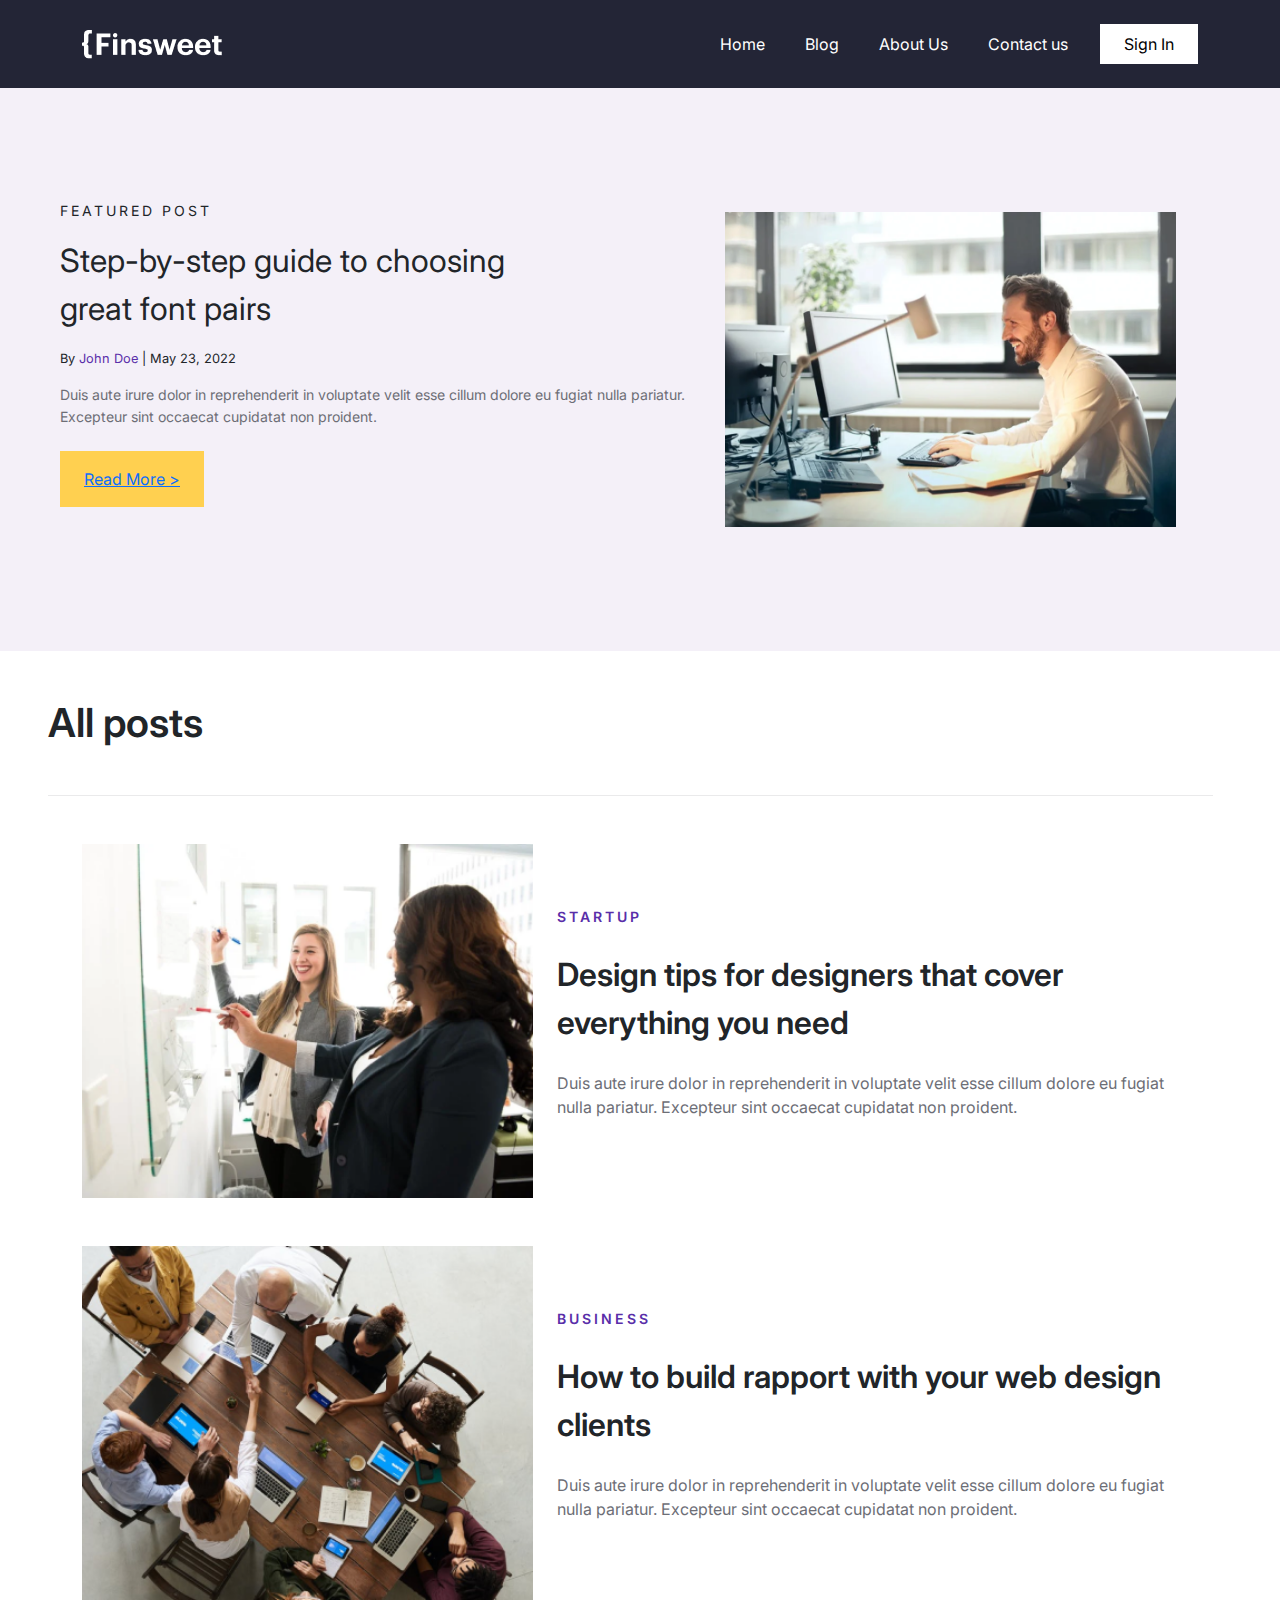
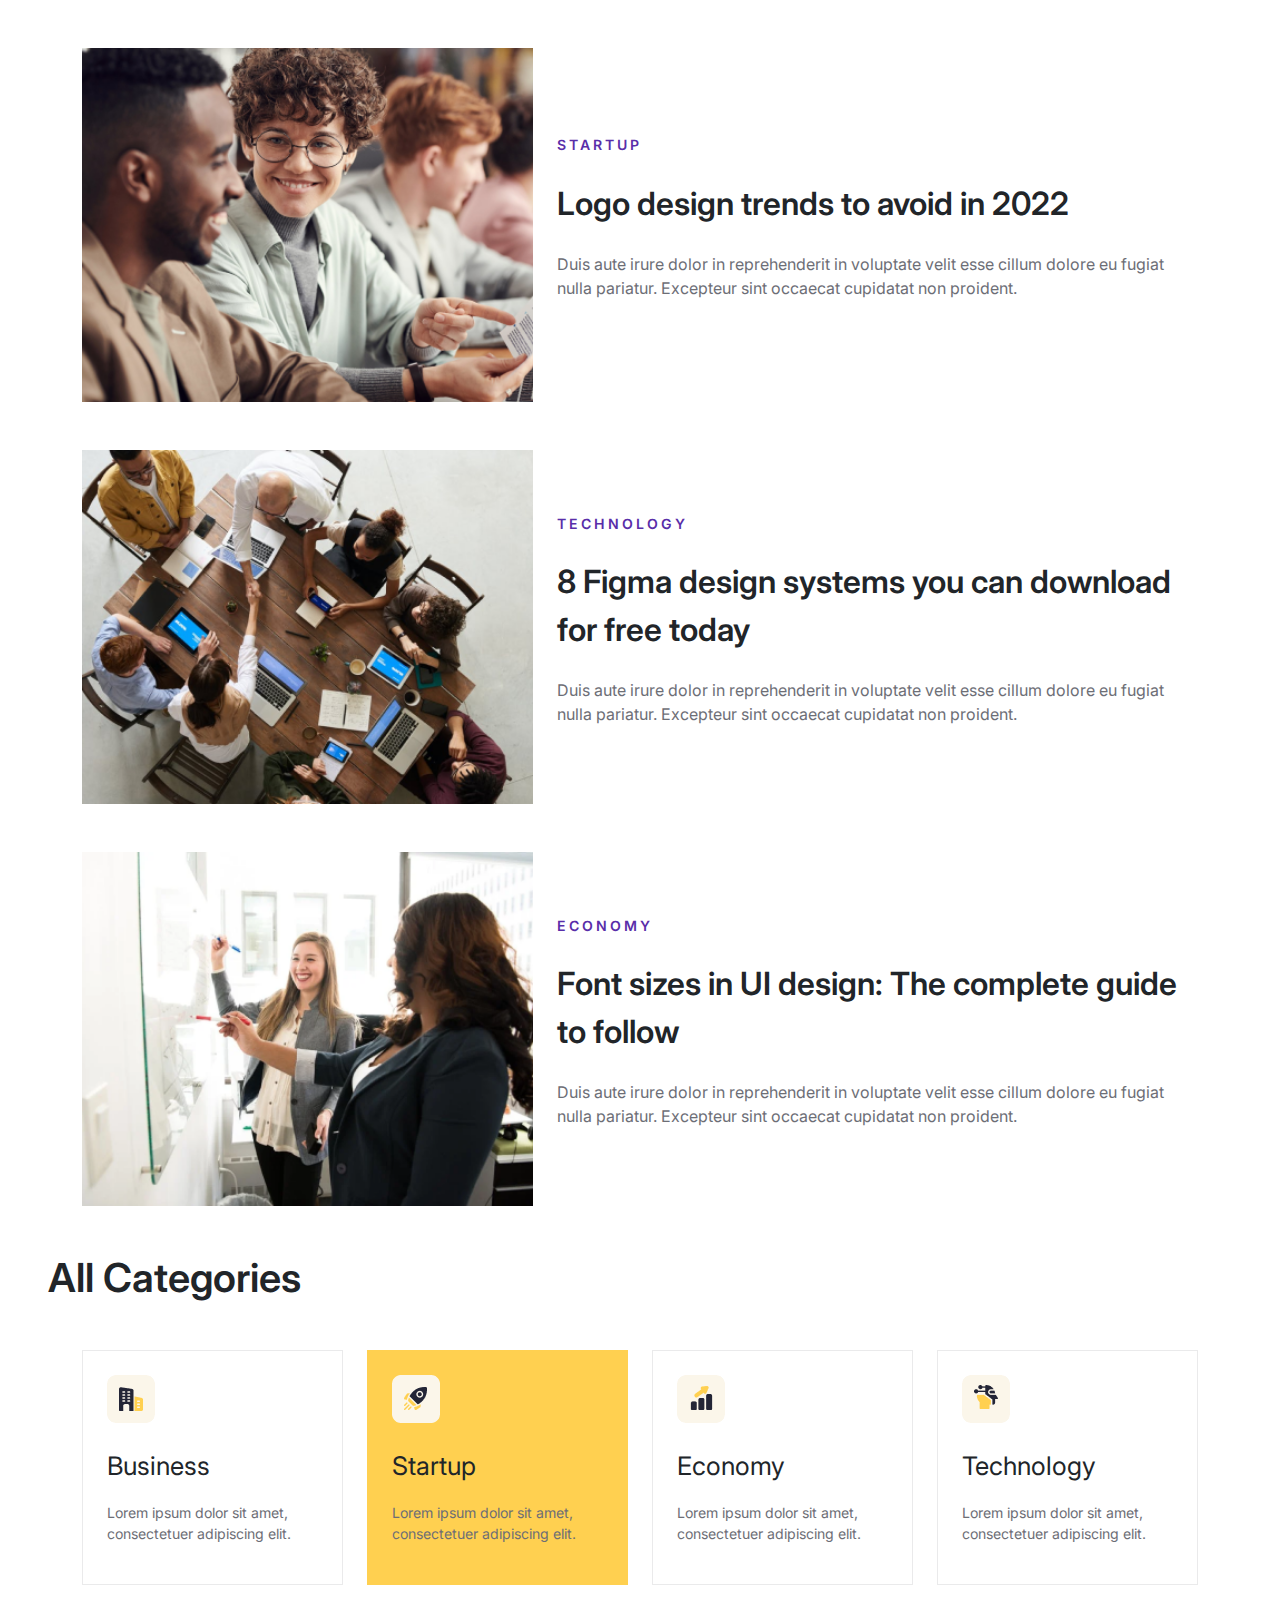
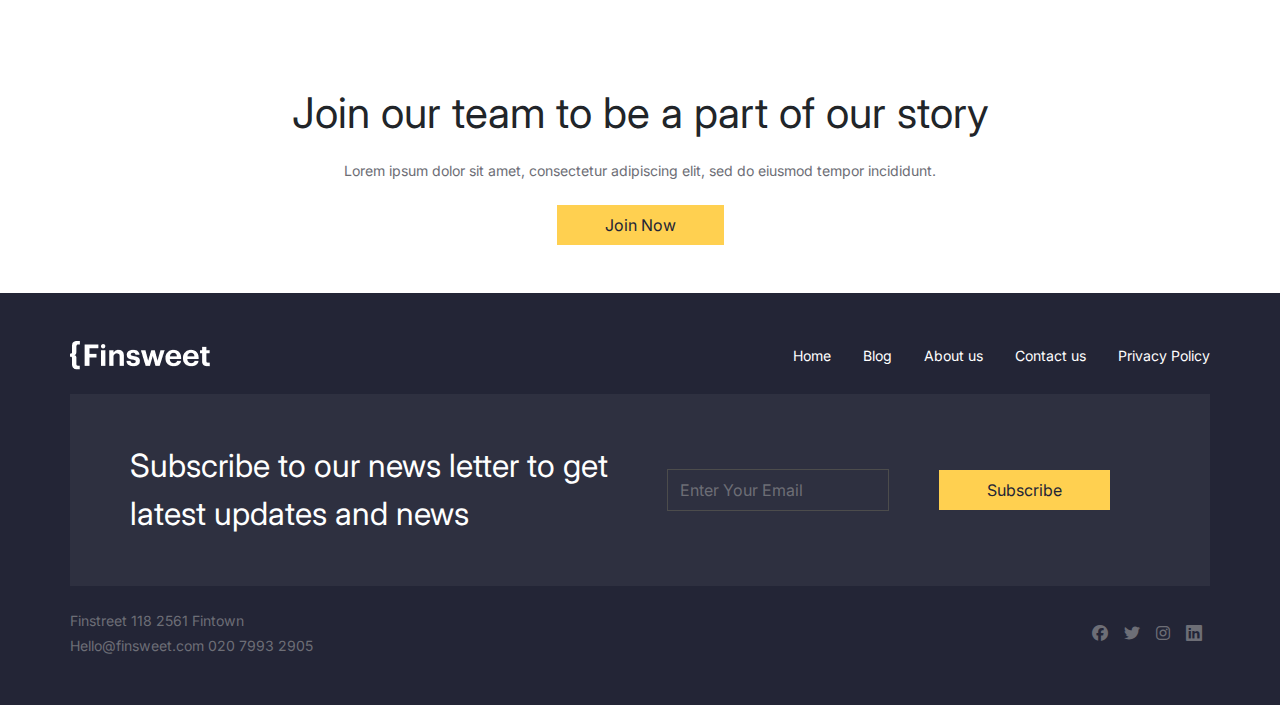
<file: z_blog.html>
<!DOCTYPE html>
<html lang="en">
<head>
    <meta charset="UTF-8">
    <meta name="viewport" content="width=device-width, initial-scale=1.0">
    <title>Blog</title>
    <link rel="stylesheet" href="https://cdn.jsdelivr.net/npm/bootstrap@5.3.3/dist/css/bootstrap.min.css">
    <link rel="stylesheet" href="css/blog.css">
    <link rel="stylesheet" href="css/main.css">
    <link rel="stylesheet" href="https://cdnjs.cloudflare.com/ajax/libs/font-awesome/6.5.1/css/all.min.css"/>
    <link href="https://fonts.googleapis.com/css2?family=Inter:wght@400;500;600;700&display=swap" rel="stylesheet">
    <link rel="stylesheet" href="https://cdn.jsdelivr.net/npm/bootstrap-icons@1.11.3/font/bootstrap-icons.min.css">
</head>
<body>

    
    <nav class="navbar navbar-fixed-top navbar-expand-lg py-2 py-md-4">
        <div class="container">
          <img src="img/Logo.png" alt="" class="logo align-self-center">
          <button class="navbar-toggler burger" type="button" data-bs-toggle="offcanvas" data-bs-target="#offcanvasNavbar" aria-controls="offcanvasNavbar" aria-label="Toggle navigation">
            <span class="navbar-toggler-icon"></span>
          </button>
          <div class="offcanvas offcanvas-end" tabindex="-1" id="offcanvasNavbar" aria-labelledby="offcanvasNavbarLabel">
            <div class="offcanvas-header">
              <button type="button" class="btn-close btn-close-white" data-bs-dismiss="offcanvas" aria-label="Close"></button>
            </div>
            <div class="offcanvas-body">
                <ul class="navbar-nav ms-auto mb-2 mb-lg-0">
                    <li class="nav-item align-self-center">
                      <a class="nav-link text-white ms-md-4" aria-current="page" href="index.html">Home</a>
                    </li>
                    <li class="nav-item align-self-center">
                      <a class="nav-link text-white ms-md-4" href="z_blog.html">Blog</a>
                    </li>
                    <li class="nav-item align-self-center">
                      <a class="nav-link text-white ms-md-4" href="z_about.html">About Us</a>
                    </li>
                    <li class="nav-item align-self-center">
                      <a class="nav-link text-white ms-md-4" href="#contact">Contact us</a>
                    </li>
                    <li class="nav-item align-self-center">
                      <a class="nav-link bg-white px-4 py-2 ms-md-4 text-black" href="z_sign_in.html">Sign In</a>
                    </li>
                </ul>
            </div>
          </div>
        </div>
      </nav>



      <div class="welcome_blog">
        <div class="container ms-5">
          <div class="row">
            <div class="col-12 col-md-7 align-self-center mt-5 mb-5">
              <p class="header_text_1 text-uppercase">Featured Post</p>
              <p class="header_text_2 m-0">Step-by-step guide to choosing</p>
              <p class="header_text_2">great font pairs</p>
              <p class="header_text_3">By <span class="header_span_1">John Doe</span>  |  May 23, 2022 </p>
              <p class="header_text_4 mb-4">Duis aute irure dolor in reprehenderit in voluptate velit esse cillum dolore eu fugiat nulla pariatur. Excepteur sint occaecat cupidatat non proident.</p>
              <button class="btn btn-primary header_btn px-4 py-3 text-nowrap"> <a href="z_blog_read_more.html">Read More ></a></button>
          </div>
          <div class="col-12 col-md-5 align-self-center">
            <img src="img/man-in-white-dress-shirt-sitting-on-black-rolling-chair-while-facing-black-computer-set-and-smiling-840996.png" alt="" class="header_img">
        </div>
          </div>
        </div>
      </div>



      <h1 class="big_text mt-5 ms-5">All posts</h1>
      <div class="line mt-5 ms-5"></div>



      <div>
        <div class="container">
          <div class="row">
            <div class="col-12 col-md-5 align-self-center">
              <img class="mt-5 foto_list" src="img/two-women-in-front-of-dry-erase-board-1181533.png" alt="">
            </div>
            <div class="col-12 col-md-7 mt-5 align-self-center">
              <p class="purple_tex">STARTUP</p>
              <p class="welcome_text_1 mt-4">Design tips for designers that cover everything you need</p>
              <p class="gray_text mt-4">Duis aute irure dolor in reprehenderit in voluptate velit esse cillum dolore eu fugiat nulla pariatur. Excepteur sint occaecat cupidatat non proident.</p>
            </div>
          </div>

          <div class="row">
            <div class="col-12 col-md-5 align-self-center">
              <img class="mt-5 foto_list" src="img/photo-of-people-doing-handshakes-3183197.png" alt="">
            </div>
            <div class="col-12 col-md-7 mt-5 align-self-center">
              <p class="purple_tex">BUSINESS</p>
              <p class="welcome_text_1 mt-4">How to build rapport with your web design clients</p>
              <p class="gray_text mt-4">Duis aute irure dolor in reprehenderit in voluptate velit esse cillum dolore eu fugiat nulla pariatur. Excepteur sint occaecat cupidatat non proident.</p>
            </div>
          </div>


          <div class="row">
            <div class="col-12 col-md-5 align-self-center">
              <img class="mt-5 foto_list" src="img/photo-of-woman-looking-at-man-3183173.png" alt="">
            </div>
            <div class="col-12 col-md-7 mt-5 align-self-center">
              <p class="purple_tex">STARTUP</p>
              <p class="welcome_text_1 mt-4">Logo design trends to avoid in 2022</p>
              <p class="gray_text mt-4">Duis aute irure dolor in reprehenderit in voluptate velit esse cillum dolore eu fugiat nulla pariatur. Excepteur sint occaecat cupidatat non proident.</p>
            </div>
          </div>


          <div class="row">
            <div class="col-12 col-md-5 align-self-center">
              <img class="mt-5 foto_list" src="img/photo-of-people-doing-handshakes-3183197.png" alt="">
            </div>
            <div class="col-12 col-md-7 mt-5 align-self-center">
              <p class="purple_tex">TECHNOLOGY</p>
              <p class="welcome_text_1 mt-4">8 Figma design systems you can download for free today</p>
              <p class="gray_text mt-4">Duis aute irure dolor in reprehenderit in voluptate velit esse cillum dolore eu fugiat nulla pariatur. Excepteur sint occaecat cupidatat non proident.</p>
            </div>
          </div>


          <div class="row">
            <div class="col-12 col-md-5 align-self-center">
              <img class="mt-5 foto_list" src="img/two-women-in-front-of-dry-erase-board-1181533.png" alt="">
            </div>
            <div class="col-12 col-md-7 mt-5 align-self-center">
              <p class="purple_tex">ECONOMY</p>
              <p class="welcome_text_1 mt-4">Font sizes in UI design: The complete guide to follow</p>
              <p class="gray_text mt-4">Duis aute irure dolor in reprehenderit in voluptate velit esse cillum dolore eu fugiat nulla pariatur. Excepteur sint occaecat cupidatat non proident.</p>
            </div>
          </div>
        </div>
      </div>


      <h1 class="big_text mt-5 ms-5">All Categories</h1>


      <div class="categori mt-5 mb-5">
        <div class="container">
          <div class="row">
            <div class="col-6 col-md-3 d-flex">
              <div class="categori_blog p-4 mb-4 mb-md-0">
                <img src="img/icon_1.png" alt="">
                <div>
                  <p class="categori_text_1 mt-4">Business</p>
                  <p class="categori_text_2">Lorem ipsum dolor sit amet, consectetuer adipiscing elit.</p>
                </div>
              </div>
            </div>
            <div class="col-6 col-md-3 d-flex">
              <div class="catagori_block_active p-4 mb-4 mb-md-0">
                <img src="img/icon_2.png" alt="" class="mb-4">
                <div>
                    <p class="categori_text_1">Startup</p>
                    <p class="categori_text_2">Lorem ipsum dolor sit amet, consectetuer adipiscing elit.</p>
                </div>
              </div>
            </div>
            <div class="col-6 col-md-3 d-flex">
              <div class="categori_blog p-4 ">
                <img src="img/icon_3.png" alt="">
                <div>
                  <p class="categori_text_1 mt-4">Economy</p>
                  <p class="categori_text_2">Lorem ipsum dolor sit amet, consectetuer adipiscing elit.</p>
              </div>
              </div>
            </div>
            <div class="col-6 col-md-3 d-flex">
              <div class="categori_blog p-4 ">
                <img src="img/icon_4.png" alt="">
                <div>
                  <p class="categori_text_1 mt-4">Technology</p>
                  <p class="categori_text_2">Lorem ipsum dolor sit amet, consectetuer adipiscing elit.</p>
              </div>
              </div>
            </div>
          </div>
        </div>
      </div>



      <div class=" block_above_basement_with_button mb-5">
        <div class="container">
          <div class="row">
            <p class="block_above_basement_with_button_text_1 text-center mt-4 mt-md-5">Join our team to be a part of our story</p>
            <p class="block_above_basement_with_button_text_2 text-center mb-4">Lorem ipsum dolor sit amet, consectetur adipiscing elit, sed do eiusmod tempor incididunt.</p>
            <div class="btn2">
              <button class="btn btn-primary block_above_basement_with_button px-4 px-md-5 py-2">Join Now</button>
            </div>
          </div>
        </div>
    </div>



    <div class="footer p-4 p-md-5" id="contact">
        <div class="container">
          <div class="row mb-4">
            <div class="d-flex flex-column flex-md-row p-0">
              <img src="img/Logo.png" alt="" class="logo align-self-center">
              <div class="d-flex flex-row ms-md-auto mt-3 mt-md-0 align-self-center">
                <a href="index.html" class="footer_text_link text-decoration-none text-white me-3">Home</a>
                <a href="" class="footer_text_link text-decoration-none text-white mx-3">Blog</a>
                <a href="z_about.html" class="footer_text_link text-decoration-none text-white mx-3">About us</a>
                <a href="#contact" class="footer_text_link text-decoration-none text-white mx-3">Contact us</a>
                <a href="" class="footer_text_link text-decoration-none text-white ms-3">Privacy Policy</a>
              </div>
            </div>
          </div>

          <div class="row footer_row_2 p-4 p-md-5">
            <div class="col-12 col-lg-6">
              <p class="footer_text_1 text-white text-center text-md-start m-0">Subscribe to our news letter to get latest updates and news</p>
            </div>
            <div class="col-12 col-lg-6 align-self-center d-flex justify-content-center mt-4 mt-lg-0">
              <form action="">
                <div class="row">
                  <div class="col-12 col-sm-6 align-self-center">
                    <input type="email" class="form-control py-2" placeholder="Enter Your Email" aria-label="Enter Your Email">
                  </div>
                  <div class="col-12 col-sm-6 mt-4 mt-sm-0 align-self-center d-flex justify-content-start justify-content-sm-end justify-content-lg-center">
                    <button class="btn btn-primary btn_form px-4 px-md-5 py-2">Subscribe</button>
                  </div>
                </div>
              </form>
            </div>
          </div>

          <div class="row mt-4">
            <div class="col-6 p-0 align-self-center">
              <p class="footer_text_2 m-0 mb-1">Finstreet 118 2561 Fintown</p>
              <p class="footer_text_2 m-0">Hello@finsweet.com  020 7993 2905</p>
            </div>
            <div class="col-6 p-0 footer_icon d-flex justify-content-end align-self-center">
              <i class='fab fa-facebook mx-2'></i>
              <i class='fab fa-twitter mx-2'></i>
              <i class='fab fa-instagram mx-2'></i>
              <i class="bi bi-linkedin d-flex justify-content-center mx-2"></i>
            </div>
          </div>
        </div>
      </div>

  <script src="https://cdn.jsdelivr.net/npm/bootstrap@5.3.3/dist/js/bootstrap.bundle.min.js"></script>

</body>
</html>
</file>
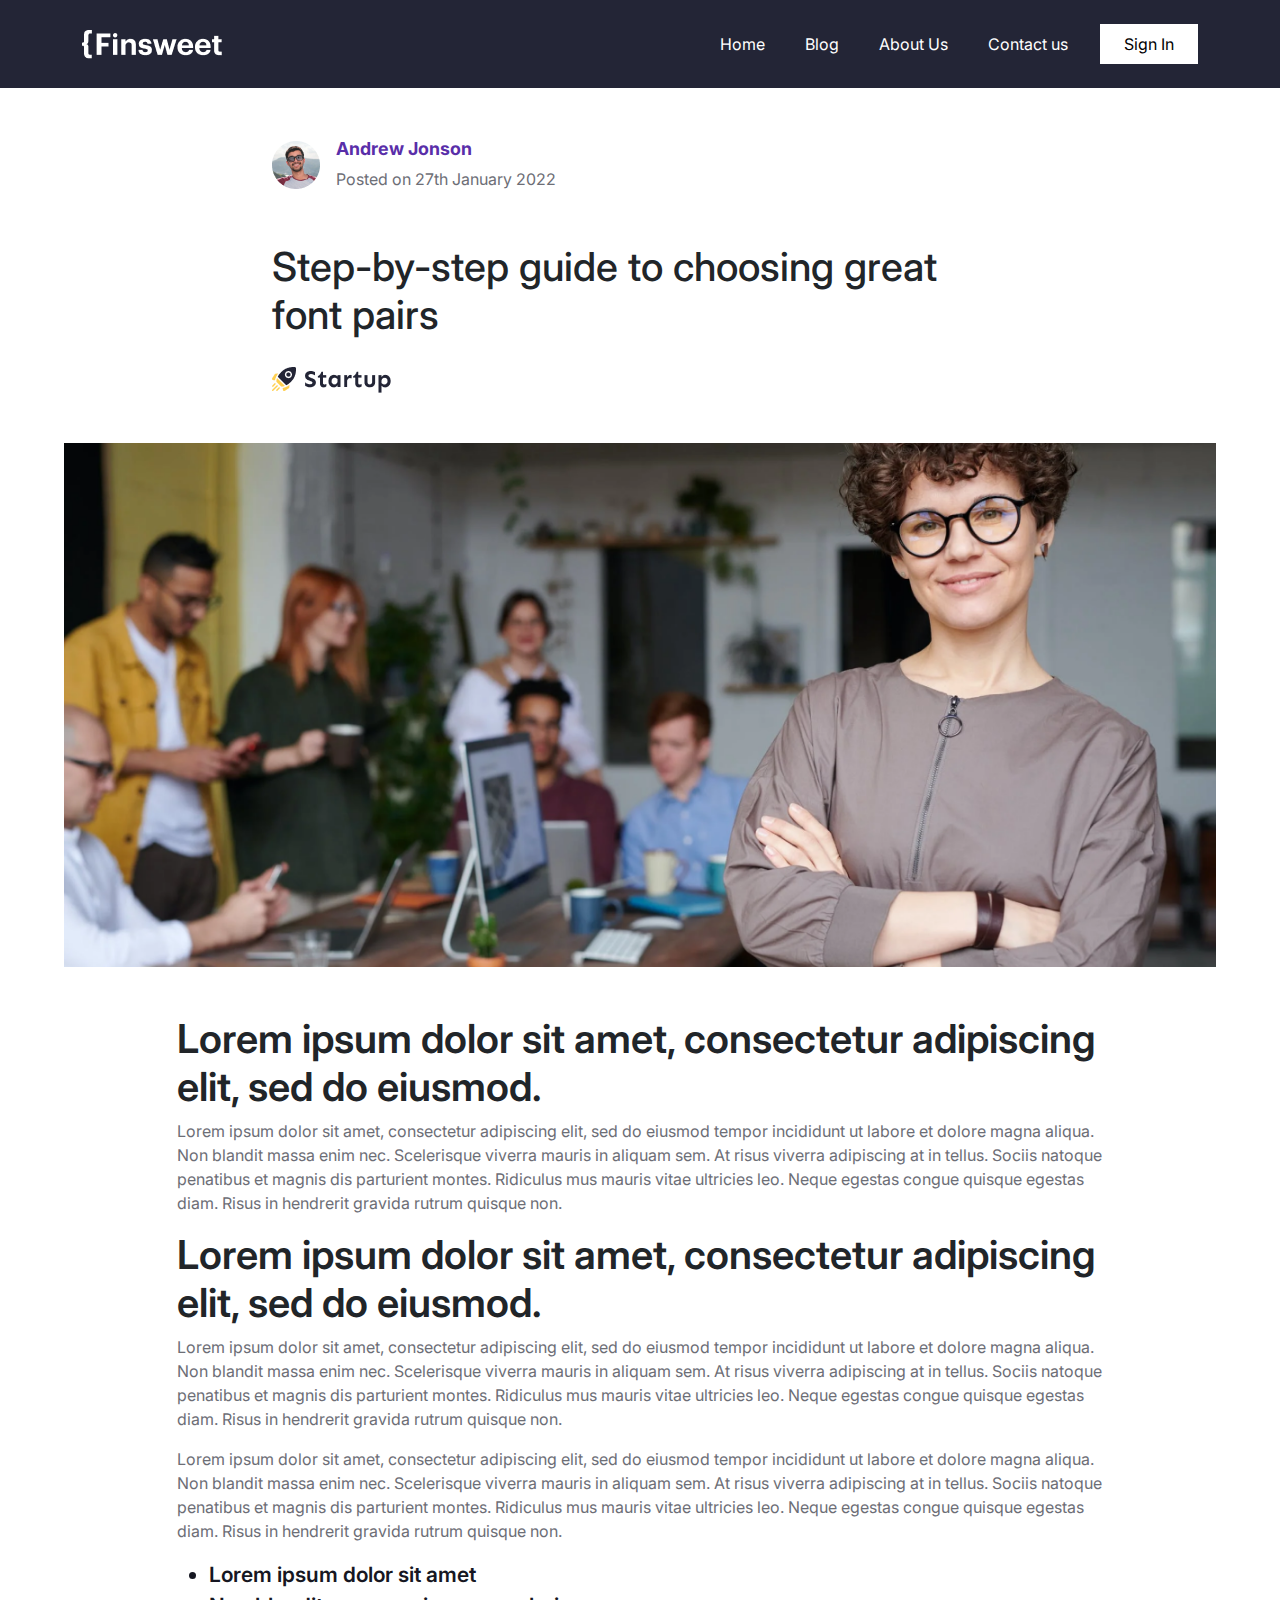
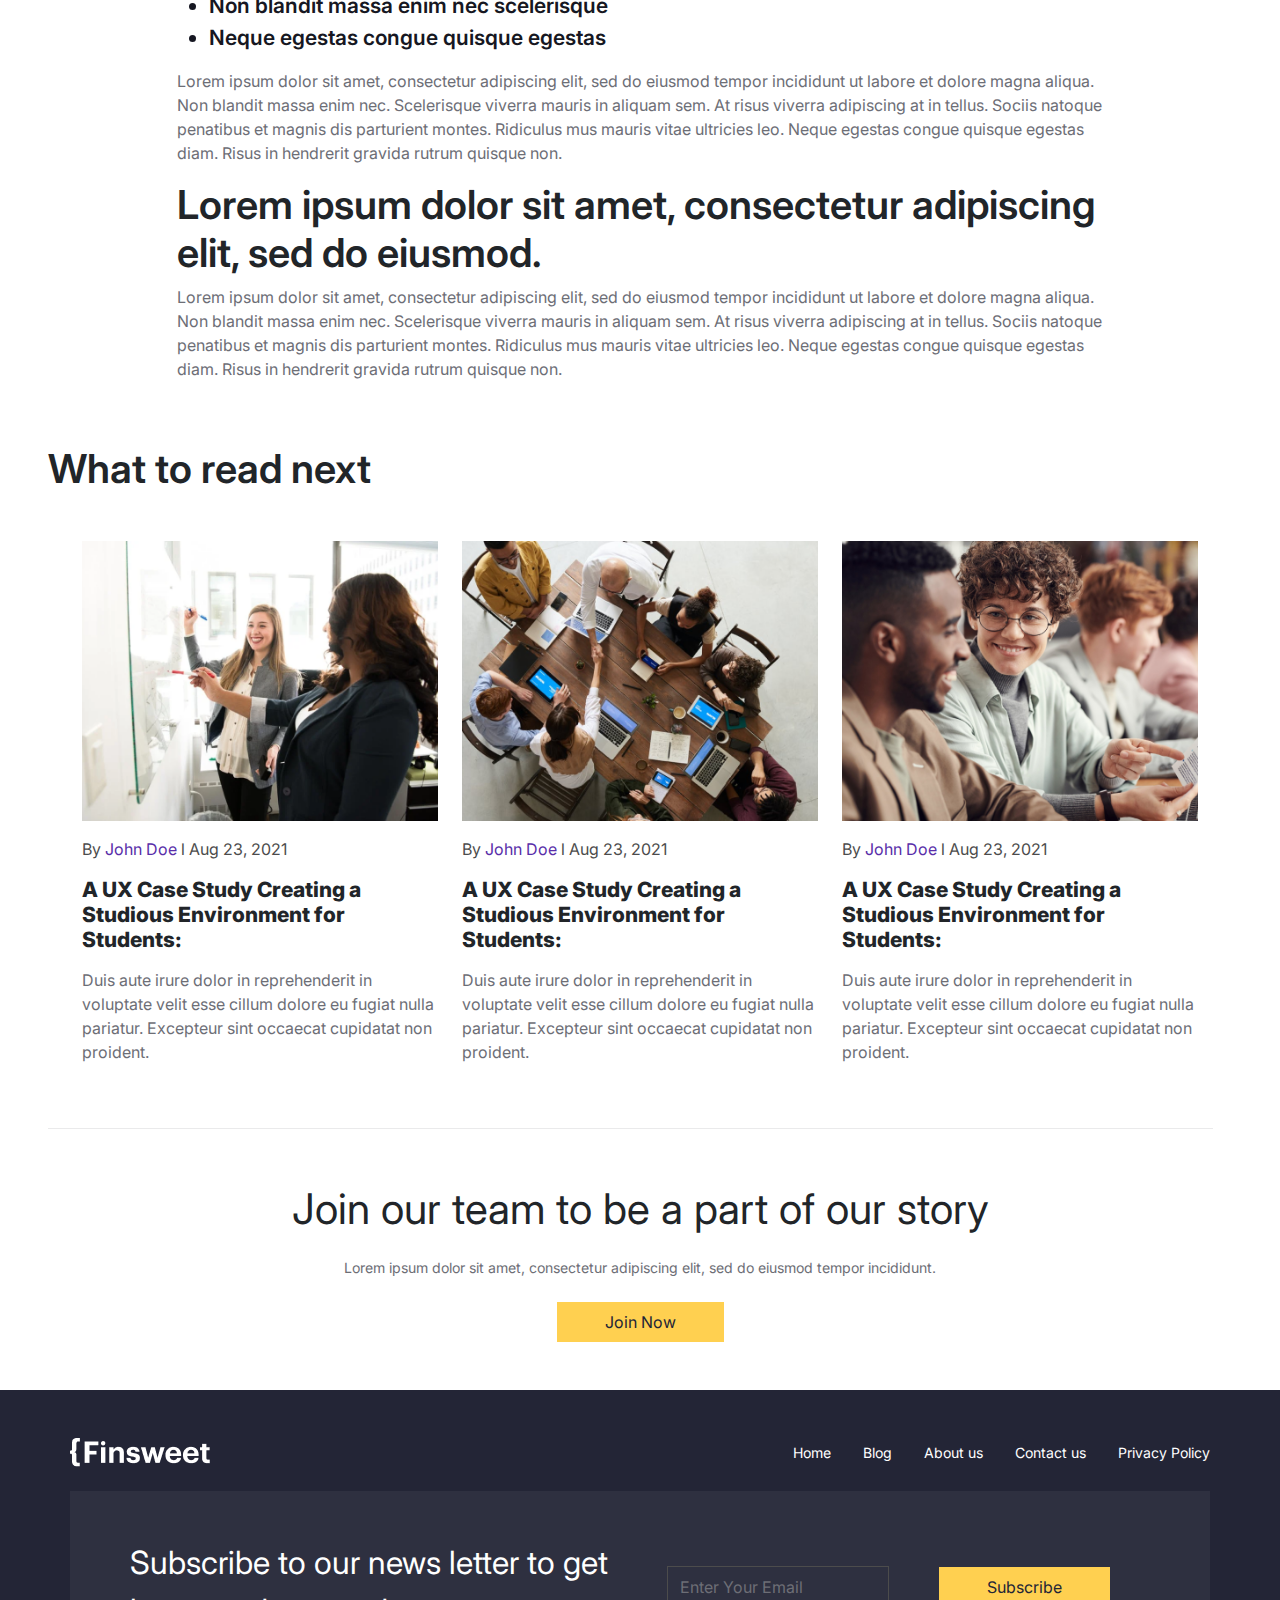
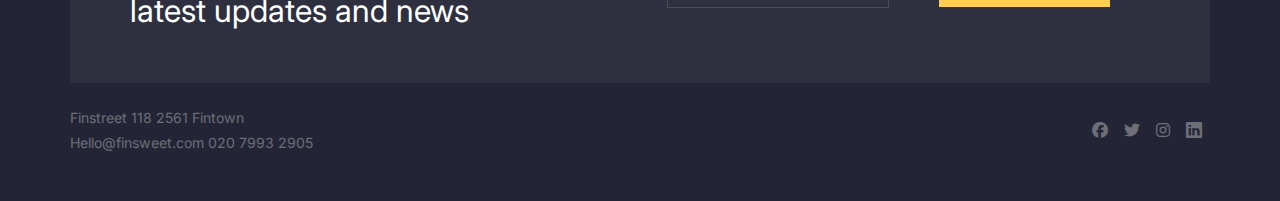
<file: z_blog_read_more.html>
<!DOCTYPE html>
<html lang="en">
<head>
    <meta charset="UTF-8">
    <meta name="viewport" content="width=device-width, initial-scale=1.0">
    <title>Blog read more</title>
    <link rel="stylesheet" href="https://cdn.jsdelivr.net/npm/bootstrap@5.3.3/dist/css/bootstrap.min.css">
    <link rel="stylesheet" href="css/blog_read_more.css">
    <link rel="stylesheet" href="css/main.css">
    <link rel="stylesheet" href="https://cdnjs.cloudflare.com/ajax/libs/font-awesome/6.5.1/css/all.min.css"/>
    <link href="https://fonts.googleapis.com/css2?family=Inter:wght@400;500;600;700&display=swap" rel="stylesheet">
    <link rel="stylesheet" href="https://cdn.jsdelivr.net/npm/bootstrap-icons@1.11.3/font/bootstrap-icons.min.css">
</head>
<body>

    
    <nav class="navbar navbar-fixed-top navbar-expand-lg py-2 py-md-4">
        <div class="container">
          <img src="img/Logo.png" alt="" class="logo align-self-center">
          <button class="navbar-toggler burger" type="button" data-bs-toggle="offcanvas" data-bs-target="#offcanvasNavbar" aria-controls="offcanvasNavbar" aria-label="Toggle navigation">
            <span class="navbar-toggler-icon"></span>
          </button>
          <div class="offcanvas offcanvas-end" tabindex="-1" id="offcanvasNavbar" aria-labelledby="offcanvasNavbarLabel">
            <div class="offcanvas-header">
              <button type="button" class="btn-close btn-close-white" data-bs-dismiss="offcanvas" aria-label="Close"></button>
            </div>
            <div class="offcanvas-body">
                <ul class="navbar-nav ms-auto mb-2 mb-lg-0">
                    <li class="nav-item align-self-center">
                      <a class="nav-link text-white ms-md-4" aria-current="page" href="index.html">Home</a>
                    </li>
                    <li class="nav-item align-self-center">
                      <a class="nav-link text-white ms-md-4" href="z_blog.html">Blog</a>
                    </li>
                    <li class="nav-item align-self-center">
                      <a class="nav-link text-white ms-md-4" href="z_about.html">About Us</a>
                    </li>
                    <li class="nav-item align-self-center">
                      <a class="nav-link text-white ms-md-4" href="#contact">Contact us</a>
                    </li>
                    <li class="nav-item align-self-center">
                      <a class="nav-link bg-white px-4 py-2 ms-md-4 text-black" href="z_sign_in.html">Sign In</a>
                    </li>
                </ul>
            </div>
          </div>
        </div>
      </nav>


      <div class="mt-5">
        <div class="container">
            <div class="row">
                <div class="col-lg-2"></div>
                <div class="col-lg-8">
                    <div class="d-flex align-items-center">
                        <img src="img/blog_iconcs.png" alt="" class="mr-3">
                        <div class="ms-3">
                            <p class="mb-1 purple_text">Andrew Jonson</p>
                            <p class="mb-1 gray_text">Posted on 27th January 2022</p>
                        </div>
                    </div>
                    <h1 class="mt-5">Step-by-step guide to choosing great font pairs</h1>
                    <img src="img/Category_label.png" alt="" class="mt-3">
                </div>
                <div class="col-lg-2"></div>
            </div>
        </div>
    </div>
    <img class="blog_welcome_foto mt-5" src="img/photo-of-woman-wearing-eyeglasses-3184405.png" alt="">

    <div class="mt-5">
        <div class="container">
            <div class="row justify-content-center">
                <div class="col-lg-10 text_with_list">
                    <h1 class="big_text">Lorem ipsum dolor sit amet, consectetur adipiscing elit, sed do eiusmod.</h1>
                    <p class="gray_text">Lorem ipsum dolor sit amet, consectetur adipiscing elit, sed do eiusmod tempor incididunt ut labore et dolore magna aliqua. Non blandit massa enim nec. Scelerisque viverra mauris in aliquam sem. At risus viverra adipiscing at in tellus. Sociis natoque penatibus et magnis dis parturient montes. Ridiculus mus mauris vitae ultricies leo. Neque egestas congue quisque egestas diam. Risus in hendrerit gravida rutrum quisque non.</p>
                    <h1 class="big_text">Lorem ipsum dolor sit amet, consectetur adipiscing elit, sed do eiusmod.</h1>
                    <p class="gray_text">Lorem ipsum dolor sit amet, consectetur adipiscing elit, sed do eiusmod tempor incididunt ut labore et dolore magna aliqua. Non blandit massa enim nec. Scelerisque viverra mauris in aliquam sem. At risus viverra adipiscing at in tellus. Sociis natoque penatibus et magnis dis parturient montes. Ridiculus mus mauris vitae ultricies leo. Neque egestas congue quisque egestas diam. Risus in hendrerit gravida rutrum quisque non.</p>
                    <p class="gray_text">Lorem ipsum dolor sit amet, consectetur adipiscing elit, sed do eiusmod tempor incididunt ut labore et dolore magna aliqua. Non blandit massa enim nec. Scelerisque viverra mauris in aliquam sem. At risus viverra adipiscing at in tellus. Sociis natoque penatibus et magnis dis parturient montes. Ridiculus mus mauris vitae ultricies leo. Neque egestas congue quisque egestas diam. Risus in hendrerit gravida rutrum quisque non.</p> 
                    <ul>
                        <li class="list">Lorem ipsum dolor sit amet</li>
                        <li class="list">Non blandit massa enim nec scelerisque</li>
                        <li class="list">Neque egestas congue quisque egestas</li>
                    </ul> 
                    <p class="gray_text">Lorem ipsum dolor sit amet, consectetur adipiscing elit, sed do eiusmod tempor incididunt ut labore et dolore magna aliqua. Non blandit massa enim nec. Scelerisque viverra mauris in aliquam sem. At risus viverra adipiscing at in tellus. Sociis natoque penatibus et magnis dis parturient montes. Ridiculus mus mauris vitae ultricies leo. Neque egestas congue quisque egestas diam. Risus in hendrerit gravida rutrum quisque non.</p> 
                    <h1 class="big_text">Lorem ipsum dolor sit amet, consectetur adipiscing elit, sed do eiusmod.</h1>
                    <p class="gray_text">Lorem ipsum dolor sit amet, consectetur adipiscing elit, sed do eiusmod tempor incididunt ut labore et dolore magna aliqua. Non blandit massa enim nec. Scelerisque viverra mauris in aliquam sem. At risus viverra adipiscing at in tellus. Sociis natoque penatibus et magnis dis parturient montes. Ridiculus mus mauris vitae ultricies leo. Neque egestas congue quisque egestas diam. Risus in hendrerit gravida rutrum quisque non.</p>
                </div>
            </div>
        </div>
    </div>

    <h1 class="mt-5 ms-5 big_text">What to read next</h1>




    <div>
        <div class="container mt-5">
            <div class="row">
                <div class="col-lg-4">
                    <img class="foto_list" src="img/two-women-in-front-of-dry-erase-board-1181533.png" alt="">
                    <div class="mt-3">
                        <p class="under_foto_1">By <span style="color: #592EA9;">John Doe</span> l Aug 23, 2021</p>
                        <h1 class="under_foto_2">A UX Case Study Creating a Studious Environment for Students:</h1>
                        <p class="gray_text mt-3">Duis aute irure dolor in reprehenderit in voluptate velit esse cillum dolore eu fugiat nulla pariatur. Excepteur sint occaecat cupidatat non proident.</p>    
                    </div>
                </div>
                <div class="col-lg-4 ">
                    <img class="foto_list" src="img/photo-of-people-doing-handshakes-3183197.png" alt="">
                    <div class="mt-3">
                        <p class="under_foto_1">By <span style="color: #592EA9;">John Doe</span> l Aug 23, 2021</p>
                        <h1 class="under_foto_2">A UX Case Study Creating a Studious Environment for Students:</h1>
                        <p class="gray_text mt-3">Duis aute irure dolor in reprehenderit in voluptate velit esse cillum dolore eu fugiat nulla pariatur. Excepteur sint occaecat cupidatat non proident.</p>    
                    </div>
                </div>
                <div class="col-lg-4 ">
                    <img class="foto_list" src="img/photo-of-woman-looking-at-man-3183173.png" alt="">
                    <div class="mt-3">
                        <p class="under_foto_1">By <span style="color: #592EA9;">John Doe</span> l Aug 23, 2021</p>
                        <h1 class="under_foto_2">A UX Case Study Creating a Studious Environment for Students:</h1>
                        <p class="gray_text mt-3">Duis aute irure dolor in reprehenderit in voluptate velit esse cillum dolore eu fugiat nulla pariatur. Excepteur sint occaecat cupidatat non proident.</p>    
                    </div>
                </div>
            </div>
        </div>
    </div>

    <div class="line mt-5 ms-5"></div>

    <div class=" block_above_basement_with_button mb-5">
        <div class="container">
          <div class="row">
            <p class="block_above_basement_with_button_text_1 text-center mt-4 mt-md-5">Join our team to be a part of our story</p>
            <p class="block_above_basement_with_button_text_2 text-center mb-4">Lorem ipsum dolor sit amet, consectetur adipiscing elit, sed do eiusmod tempor incididunt.</p>
            <div class="btn2">
              <button class="btn btn-primary block_above_basement_with_button px-4 px-md-5 py-2">Join Now</button>
            </div>
          </div>
        </div>
    </div>



    <div class="footer p-4 p-md-5" id="contact">
        <div class="container">
          <div class="row mb-4">
            <div class="d-flex flex-column flex-md-row p-0">
              <img src="img/Logo.png" alt="" class="logo align-self-center">
              <div class="d-flex flex-row ms-md-auto mt-3 mt-md-0 align-self-center">
                <a href="index.html" class="footer_text_link text-decoration-none text-white me-3">Home</a>
                <a href="" class="footer_text_link text-decoration-none text-white mx-3">Blog</a>
                <a href="z_about.html" class="footer_text_link text-decoration-none text-white mx-3">About us</a>
                <a href="#contact" class="footer_text_link text-decoration-none text-white mx-3">Contact us</a>
                <a href="" class="footer_text_link text-decoration-none text-white ms-3">Privacy Policy</a>
              </div>
            </div>
          </div>

          <div class="row footer_row_2 p-4 p-md-5">
            <div class="col-12 col-lg-6">
              <p class="footer_text_1 text-white text-center text-md-start m-0">Subscribe to our news letter to get latest updates and news</p>
            </div>
            <div class="col-12 col-lg-6 align-self-center d-flex justify-content-center mt-4 mt-lg-0">
              <form action="">
                <div class="row">
                  <div class="col-12 col-sm-6 align-self-center">
                    <input type="email" class="form-control py-2" placeholder="Enter Your Email" aria-label="Enter Your Email">
                  </div>
                  <div class="col-12 col-sm-6 mt-4 mt-sm-0 align-self-center d-flex justify-content-start justify-content-sm-end justify-content-lg-center">
                    <button class="btn btn-primary btn_form px-4 px-md-5 py-2">Subscribe</button>
                  </div>
                </div>
              </form>
            </div>
          </div>

          <div class="row mt-4">
            <div class="col-6 p-0 align-self-center">
              <p class="footer_text_2 m-0 mb-1">Finstreet 118 2561 Fintown</p>
              <p class="footer_text_2 m-0">Hello@finsweet.com  020 7993 2905</p>
            </div>
            <div class="col-6 p-0 footer_icon d-flex justify-content-end align-self-center">
              <i class='fab fa-facebook mx-2'></i>
              <i class='fab fa-twitter mx-2'></i>
              <i class='fab fa-instagram mx-2'></i>
              <i class="bi bi-linkedin d-flex justify-content-center mx-2"></i>
            </div>
          </div>
        </div>
      </div>

    
    <script src="https://cdn.jsdelivr.net/npm/bootstrap@5.3.3/dist/js/bootstrap.bundle.min.js"></script>
    
</body>
</html>
</file>
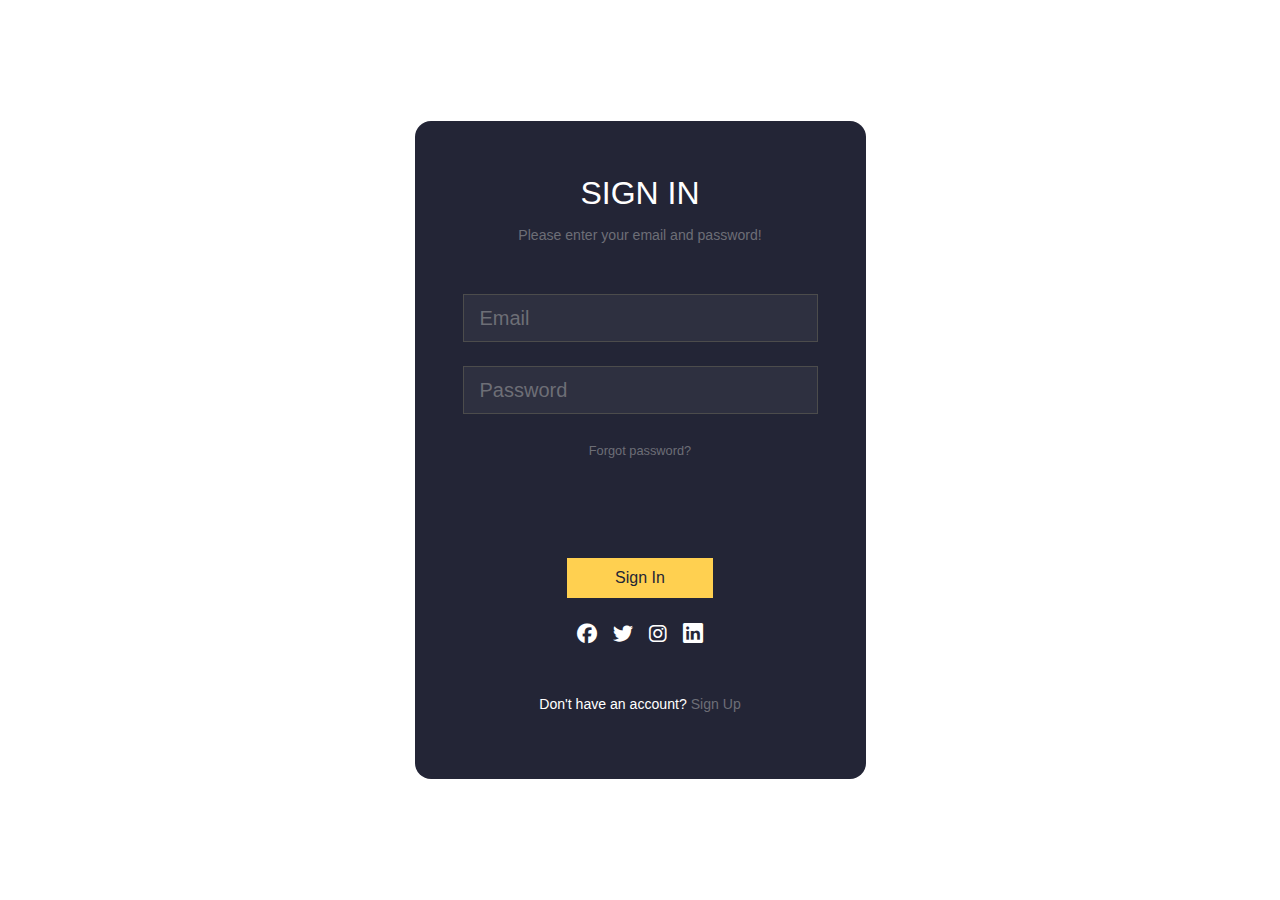
<file: z_sign_in.html>
<!DOCTYPE html>
<html lang="ru">
<head>
    <meta charset="UTF-8">
    <meta name="viewport" content="width=device-width, initial-scale=1.0">
    <title>Sign In</title>
    <link href="https://cdn.jsdelivr.net/npm/bootstrap@5.3.0-alpha1/dist/css/bootstrap.min.css" rel="stylesheet">
    <link rel="stylesheet" href="css/sign_in.css">
    <link rel="stylesheet" href="css/main.css">
    <link rel="stylesheet" href="https://cdnjs.cloudflare.com/ajax/libs/font-awesome/6.5.1/css/all.min.css"/>
    <link rel="stylesheet" href="https://cdn.jsdelivr.net/npm/bootstrap-icons@1.11.3/font/bootstrap-icons.min.css">
</head>
<body>
    <section class="vh-100">
        <div class="container text-center h-100">
            <div class="row d-flex justify-content-center align-items-center h-100">
                <div class="col-12 col-md-8 col-lg-6 col-xl-5">
                    <div class="background p-5">
                        <p class="form_text_1 mb-2 text-uppercase text-white">Sign In</p>
                        <p class="form_text_2 mb-5">Please enter your email and password!</p>
                        <form id="registrationForm">
                            <div class="mb-4">
                                <input type="email" class="text-white form-control form-control-lg" id="email" placeholder="Email" required>
                                <div class="invalid-feedback">Пожалуйста, введите корректный email.</div>
                            </div>
                            <div class="mb-4">
                                <input type="password" class="text-white form-control form-control-lg" id="password" placeholder="Password" required minlength="6">
                                <div class="invalid-feedback">Пароль должен содержать минимум 6 символов.</div>
                            </div>
                            <p class="mb-5"><a class="form_text_3 text-decoration-none" href="#!">Forgot password?</a></p>
                            <button type="submit" class="btn btn-primary btn_form px-5 py-2 mb-4 mt-5">Sign In</button>
                            <div class="d-flex justify-content-center text-center mb-5">
                                <a href="" class="text-white"><i class='fab fa-facebook mx-2 fa-lg'></i></a>
                                <a href="" class="text-white"><i class='fab fa-twitter mx-2 fa-lg'></i></a>
                                <a href="" class="text-white"><i class='fab fa-instagram mx-2 fa-lg'></i></a>
                                <a href="" class="text-white"><i class="bi bi-linkedin mx-2 fa-lg"></i></a>
                            </div>
                            <p class="form_text_4 text-white">Don't have an account? <a href="#!" class="form_text_5 text-decoration-none">Sign Up</a></p>
                        </form>
                    </div>
                </div>
            </div>
        </div>
    </section>




    <script src="https://cdn.jsdelivr.net/npm/bootstrap@5.3.0-alpha1/dist/js/bootstrap.bundle.min.js"></script>
    <script>
        document.getElementById('registrationForm').addEventListener('submit', function(event) {
            event.preventDefault(); // Предотвращаем стандартное поведение формы

            // Проверяем поля формы
            var email = document.getElementById('email').value;
            var password = document.getElementById('password').value;

            // Простейшая проверка (можно добавить более сложные условия)
            if (email && password.length >= 6) {
                // Если все поля заполнены корректно, перенаправляем на welcome.html
                window.location.href = 'index.html';
            } else {
                // Если есть ошибки, показываем их
                if (!email) {
                    document.getElementById('email').classList.add('is-invalid');
                }
                if (password.length < 6) {
                    document.getElementById('password').classList.add('is-invalid');
                }
            }
        });
    </script>
</body>
</html>
</file>
<file: css/blog.css>
.welcome_blog{
    background-color: #F4F0F8;
}

.header_text_1{
    font-size: clamp(10px, 1.1vw, 16px);
    letter-spacing: 3px;
}

.header_text_2{
    font-size: clamp(25px, 2.5vw, 36px);
}

.header_text_3{
    font-size: clamp(10px, 1vw, 14px);
}

.header_span_1{
    color: #592EA9;
}

.header_text_4{
    font-size: clamp(10px, 1.1vw, 16px);
    color: #6D6E76;
}

.header_btn{
    font-size: clamp(12px, 1.25vw, 18px);
}

.header_btn.btn-primary, .header_btn.btn-primary:hover, .header_btn.btn-primary:active, .header_btn.btn-primary:visited {
    background-color: #FFD050 !important;
    border: none;
    border-radius: 0;
    color: #232536;
}



.big_text{
    font-weight: 600;
}
.purple_tex{
    font-size: clamp(10px, 1.1vw, 16px);
    letter-spacing: 3px;
    color: #592EA9;
    font-weight: 600;
}
.welcome_text_1{
    font-size: clamp(25px, 2.5vw, 36px);
    font-weight: 600;
}
.gray_text{
    color: #6D6E76;
}
.foto_list{
    width: 100%;
}









@media(max-width: 768px){
    .header_text_1{
        margin-top: 10%;
    }

    .header_btn{
        margin-bottom: 10%;
    }

    .header_img{
        width: 100%;
        margin-bottom: 10%;
    }

    .post_img{
        width: 80%;
    }

    .line{
        width: 96%;
    }
}

@media(min-width: 768px){
    .header_text_1{
        margin-top: 10%;
    }

    .header_btn{
        margin-bottom: 15%;
    }

    .header_img{
        width: 100%;
    }

    .post_img{
        width: 100%;
    }

    .line{
        width: 98.5%;
    }
}
</file>
<file: css/main.css>
body {
    font-family: 'Inter', sans-serif;
}

.navbar, .offcanvas{
    background-color: #232536;
}

.logo_2{
    width: 20%;
}

.burger{
    border: none;
}

.nav-link{
    font-size: clamp(16px, 1.1vw, 16px);
}

.navbar-toggler .navbar-toggler-icon {
    background-image: url("data:image/svg+xml;charset=utf8,%3Csvg viewBox='0 0 32 32' xmlns='http://www.w3.org/2000/svg'%3E%3Cpath stroke='rgba(255, 255, 255, 1)' stroke-width='2' stroke-linecap='round' stroke-miterlimit='10' d='M4 8h24M4 16h24M4 24h24'/%3E%3C/svg%3E");
}

.navbar-toggler:focus,
.navbar-toggler:active,
.navbar-toggler-icon:focus {
    outline: none;
    box-shadow: none;
}

.btn-close:focus, .btn-close:active{
    outline: none;
    box-shadow: none;
}

.nav_images{
    width: 7.5%;
}

.custom-popover{
    --bs-popover-max-width: 200px;
    --bs-popover-border-color: var(--bd-violet-bg);
    --bs-popover-header-bg: var(--bd-violet-bg);
    --bs-popover-header-color: var(--bs-white);
    --bs-popover-body-padding-x: 1rem;
    --bs-popover-body-padding-y: .5rem;
}











.categori_blog{
    border: 1px solid #EAEAEB;
}

.catagori_block_active{
    background-color: #FFD050;
    border: 1px solid #FFD050;
}
.categori_text_1{
    font-size: clamp(20px, 2vw, 28px);
}

.categori_text_2{
    font-size: clamp(10px, 1.1vw, 16px);
    color: #6D6E76;
}







.line{
    width: 91%;
    height: 1px;
    background-color: #EAEAEB;
}
.block_above_basement_with_button_text_1{
    font-size: clamp(30px, 3.3vw, 48px);
}

.block_above_basement_with_button_text_2{
    font-size: clamp(10px, 1.1vw, 16px);
    color: #6D6E76;
}

.btn2{
    display: flex;
    justify-content: center;
    border: none;
}

.block_above_basement_with_button.btn-primary, .block_above_basement_with_button.btn-primary:hover, .block_above_basement_with_button.btn-primary:active, .block_above_basement_with_button.btn-primary:visited{
    background-color: #FFD050 !important;
    border: none;
    border-radius: 0;
    color: #232536;
    font-size: clamp(12px, 1.25vw, 18px);
}



.footer{
    background-color: #232536;
}

.footer_text_link{
    font-size: clamp(9.5px, 1.1vw, 16px);
}

.footer_text_1{
    font-size: clamp(25px, 2.5vw, 36px);
}

.footer_row_2{
    background-color: #2E3040;
}

.footer_text_2{
    font-size: clamp(10px, 1.1vw, 16px);
    color: #6D6E76;
}

.footer_icon i{
    color: #6D6E76;
}

.form-control{
    border-radius: 0;
    border-color: #4C4C4C;
    background-color: #2E3040;
}

.form-control::placeholder { /* Chrome, Firefox, Opera, Safari 10.1+ */
    color: #6D6E76;
    opacity: 1; /* Firefox */
}

.form-control:-ms-input-placeholder { /* Internet Explorer 10-11 */
    color: #6D6E76;
}

.form-control::-ms-input-placeholder { /* Microsoft Edge */
    color: #6D6E76;
}

.form-control:focus,
.form-control:active{
    outline: none;
    box-shadow: none;
    border-color: #4C4C4C;
    background-color: #2E3040;
}

.btn_form{
    font-size: clamp(12px, 1.25vw, 18px);
}

.btn_form.btn-primary, .btn_form.btn-primary:hover, .btn_form.btn-primary:active, .btn_form.btn-primary:visited {
    background-color: #FFD050 !important;
    color: #232536;
    border: none;
    border-radius: 0;
}

input:-webkit-autofill,
input:-webkit-autofill:hover, 
input:-webkit-autofill:focus,
textarea:-webkit-autofill,
textarea:-webkit-autofill:hover,
textarea:-webkit-autofill:focus,
select:-webkit-autofill,
select:-webkit-autofill:hover,
select:-webkit-autofill:focus {
  border: 1px solid #4C4C4C;
  -webkit-text-fill-color: #6D6E76;
  -webkit-box-shadow: 0 0 0px 1000px #2E3040 inset;
  transition: background-color 5000s ease-in-out 0s;
}
</file>
<file: css/blog_read_more.css>
.purple_text{
    color: #592EA9;
    font-weight: 700;
    font-size: clamp(16px, 1.4vw, 21px);
}
.gray_text{
    color: #6D6E76;
}
.blog_welcome_foto{
    width: 90vw;
    display: block; /* Делаем изображение блочным элементом */
    margin-left: auto; /* Выравниваем по центру слева */
    margin-right: auto; /* Выравниваем по центру справа */
}
.list{
    color: #161722;
    font-size: clamp(16px, 2vw, 21px);
    font-weight: 600;
}
.big_text{
    font-weight: 600;
}
.under_foto_1{
    color: #4C4C4C;
}
.under_foto_2{
    font-size: clamp(16px, 10vw, 21px);
    font-weight: 800;
}
.foto_list{
    width: 100%;
}
</file>
<file: css/sign_in.css>
.background{
    background-color: #232536;
    border-radius: 1rem;
}

.form_text_1{
    font-size: clamp(25px, 2.5vw, 36px);
}

.form_text_2{
    font-size: clamp(10px, 1.1vw, 16px);
    color: #6D6E76;
}

.form_text_3{
    font-size: clamp(10px, 1vw, 14px);
    color: #6D6E76;
}

.form_text_4{
    font-size: clamp(10px, 1.1vw, 16px);
}

.form_text_5{
    font-size: clamp(10px, 1.1vw, 16px);
    color: #6D6E76;
}

.btn_form{
    font-size: clamp(12px, 1.4vw, 20px);
}

.btn_form.btn-primary, .btn_form.btn-primary:hover, .btn_form.btn-primary:active, .btn_form.btn-primary:visited {
    background-color: #232536 !important;
    border: 1.5px solid white;
    border-radius: 0;
}

.form-control{
    border-radius: 0;
    border-color: white;
    background-color: #232536;
}

.form-control:focus,
.form-control:active{
    outline: none;
    box-shadow: none;
    border-color: white;
    background-color: #232536;
}

.form-control::placeholder { /* Chrome, Firefox, Opera, Safari 10.1+ */
    color: white;
    opacity: 1; /* Firefox */
}
.form-control:-ms-input-placeholder { /* Internet Explorer 10-11 */
    color: white;
}
.form-control::-ms-input-placeholder { /* Microsoft Edge */
    color: white;
}

.icon{
    color: white;
}

input:-webkit-autofill,
input:-webkit-autofill:hover, 
input:-webkit-autofill:focus,
textarea:-webkit-autofill,
textarea:-webkit-autofill:hover,
textarea:-webkit-autofill:focus,
select:-webkit-autofill,
select:-webkit-autofill:hover,
select:-webkit-autofill:focus {
  border: 1px solid #9C9C9C;
  -webkit-text-fill-color: black;
  -webkit-box-shadow: 0 0 0px 1000px #fff inset;
  transition: background-color 5000s ease-in-out 0s;
}
</file>
